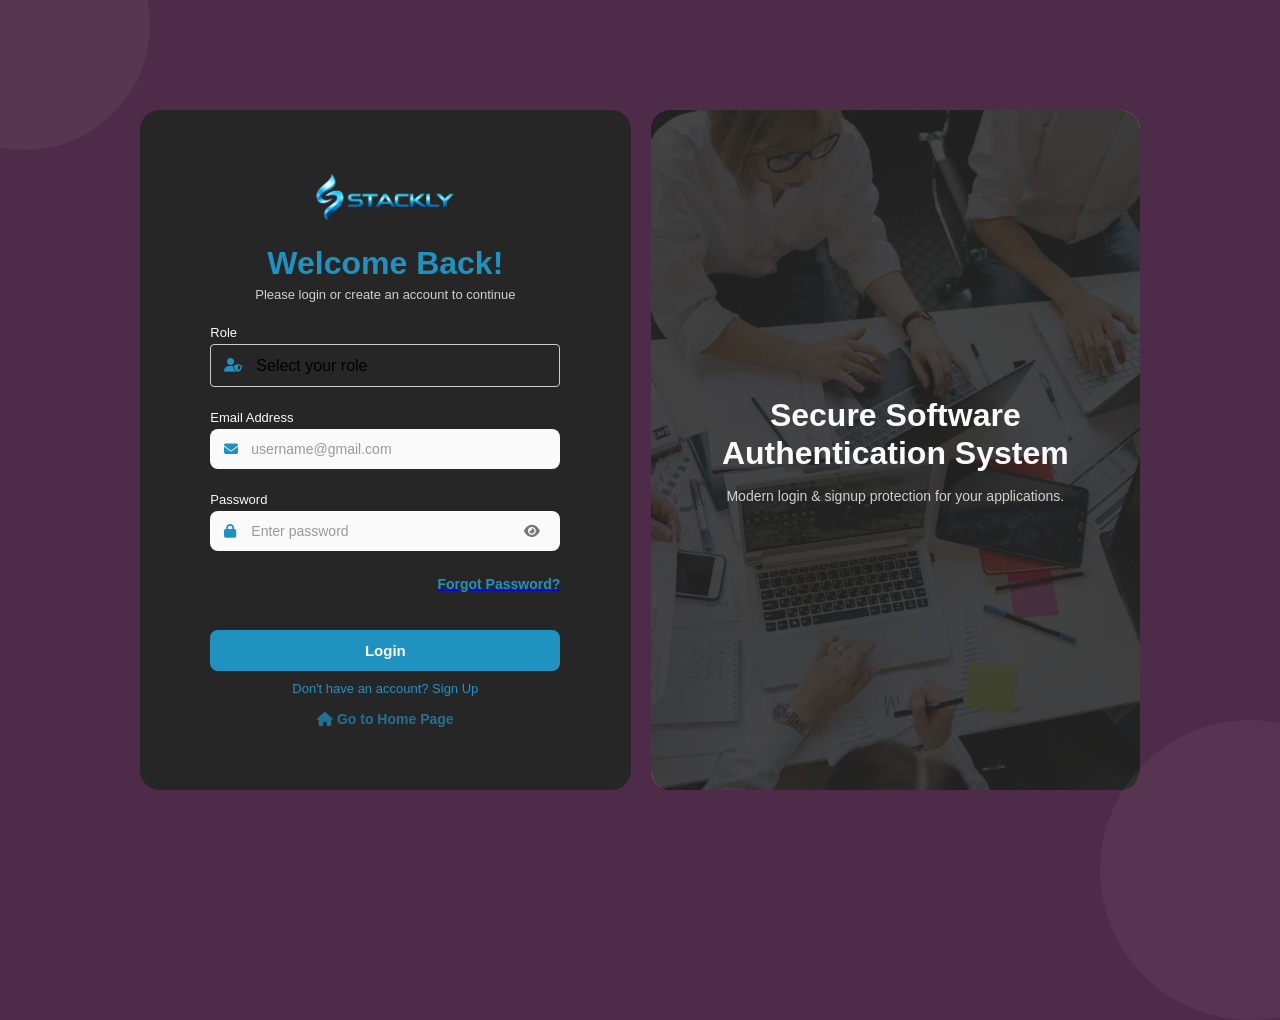
<file: signup.html>
<!DOCTYPE html>
<html lang="en">

<head>
    <meta charset="UTF-8">
    <title>Authentication</title>
    <meta name="viewport" content="width=device-width, initial-scale=1.0">

    <link rel="icon" href="./logo.webp">
    <link rel="stylesheet" href="https://cdnjs.cloudflare.com/ajax/libs/font-awesome/6.5.0/css/all.min.css">
    <link href="https://unpkg.com/aos@2.3.4/dist/aos.css" rel="stylesheet">
    <link rel="stylesheet" href="signup.css">

    <style>
        /* ==========================================================================
           BRAND LOGO STYLING WITH INTERACTIVE HOVER GLOW
           ========================================================================== */
        .form-logo-container {
            text-align: center;
            margin-bottom: 20px;
        }

        .form-logo {
            width: 140px;
            display: inline-block;
            transition: all 0.3s ease-in-out;
            border-radius: 8px;
            
            /* Clean orange color state filter by default */
            filter: drop-shadow(0px 0px 0px transparent);
        }

        /* Hover State: Changes to solid blue blur/glow with no background jumping */
        .form-logo:hover {
            transform: scale(1) !important; 
            filter: drop-shadow(0 0 12px rgba(0, 123, 255, 0.85)) !important;
        }

        /* Embedded layout style adjustments to support your inputs */
        .input-group select {
            width: 100%;
            padding: 12px 12px 12px 45px;
            background: transparent;
            border: 1px solid #ccc;
            outline: none;
            font-size: 16px;
            color: inherit;
            border-radius: 4px;
            appearance: none; /* Removes native arrow */
            -webkit-appearance: none;
        }
        .input-group {
            position: relative;
            display: flex;
            align-items: center;
            margin-bottom: 15px;
        }
        .input-group i.fa-eye, .input-group i.fa-eye-slash {
            position: absolute;
            right: 15px;
            cursor: pointer;
            z-index: 10;
        }
        
        /* Pushes Forgot Password to the far right */
        .forgot-container {
            display: flex;
            justify-content: flex-end;
            width: 100%;
            margin-top: -5px;
            margin-bottom: 20px;
        }
        .forgot {
            cursor: pointer;
            color:  rgb(32, 146, 192);
            font-weight: 600;
            font-size: 14px;
            transition: color 0.3s ease;
        }
        .forgot:hover {
            color:  rgb(32, 146, 192);
        }

        /* The self-contained alert box inside your form container */
        .error {
            color:  rgb(32, 146, 192);
            background-color: #ffebee;
            border-left: 4px solid  rgb(32, 146, 192);
            padding: 12px 15px;
            font-size: 14px;
            font-weight: 500;
            border-radius: 4px;
            margin: 15px 0;
            text-align: left;
            line-height: 1.5;
            display: none; /* Hidden by default */
        }

        /* Instantly reveals the alert box when text content is injected */
        .error:not(:empty) {
            display: block !important;
        }

        /* Password requirements description text */
        .password-hint {
            font-size: 12px;
            color: #777;
            margin-top: -10px;
            margin-bottom: 15px;
            display: block;
            line-height: 1.4;
        }

        .btn-home-link {
            display: block;
            text-align: center;
            margin-top: 15px;
            color:  rgb(32, 146, 192);
            text-decoration: none;
            font-weight: 600;
            font-size: 14px;
            transition: color 0.3s ease;
        }
        .btn-home-link:hover {
            color:  rgb(32, 146, 192);
        }

        /* State management classes to show/hide sections cleanly */
        .signup, .forgot-section {
            display: none;
        }
    </style>
</head>

<body>

    <div class="container">

        <div class="left" data-aos="fade-up">

            <div class="form-box">
                
                <!-- NEW LOGO CONTAINER LINKED TO HOME PAGE -->
                <div class="form-logo-container">
                    <a href="index.html">
                        <img src="./logo.webp" alt="IT Solutions Logo" class="form-logo">
                    </a>
                </div>

                <div class="common-text">
                    <h2 id="formHeading">Welcome Back!</h2>
                    <p id="formSubheading">Please login or create an account to continue</p>
                </div>

                <div class="login" id="loginSection">
                    <form id="loginForm">

                        <label>Role</label>
                        <div class="input-group">
                            <i class="fa-solid fa-user-shield"></i>
                            <select id="loginRole" required>
                                <option value="" disabled selected>Select your role</option>
                                <option value="admin">Admin</option>
                                <option value="client">Client</option>
                            </select>
                        </div>

                        <label>Email Address</label>
                        <div class="input-group">
                            <i class="fa-solid fa-envelope"></i>
                            <input type="email" id="loginEmail" placeholder="username@gmail.com" 
                                   pattern="[a-zA-Z0-9._%+-]+@gmail\.com$" 
                                   title="Only @gmail.com accounts are allowed." required>
                        </div>

                        <label>Password</label>
                        <div class="input-group">
                            <i class="fa-solid fa-lock"></i>
                            <input type="password" id="loginPassword" class="password-field" placeholder="Enter password" 
                                   pattern="(?=.*[a-z])(?=.*[A-Z])(?=.*[0-9])(?=.*[!@#$%^&*_=+-]).{8,}" required> 
                            <i class="fa-solid fa-eye toggle-password"></i>
                        </div>
                        <span class="password-hint"></span>

                        <div class="forgot-container">
                          <a href="./error.html">
                            <div class="forgot" onclick="redirectTo404()">Forgot Password?</div>
                          </a>
                        </div>
                        
                        <div class="error" id="loginError"></div>

                        <button type="submit">Login</button>
                    </form>

                    <div class="switch" onclick="showSignup()">Don't have an account? Sign Up</div>
                    <a href="index.html" class="btn-home-link"><i class="fa-solid fa-house"></i> Go to Home Page</a>
                </div>

                <div class="signup" id="signupSection">
                    <form id="signupForm">

                        <label>Name</label>
                        <div class="input-group">
                            <i class="fa-solid fa-user"></i>
                            <input type="text" id="signupFirstName" placeholder="Enter first name" 
                                   pattern="[A-Za-z]+" title="Only alphabets are allowed. No numbers or symbols." required>
                        </div>

                        <label>Last Name</label>
                        <div class="input-group">
                            <i class="fa-solid fa-user"></i>
                            <input type="text" id="signupLastName" placeholder="Enter last name" 
                                   pattern="[A-Za-z]+" title="Only alphabets are allowed. No numbers or symbols." required>
                        </div>

                        <label>Role</label>
                        <div class="input-group">
                            <i class="fa-solid fa-user-shield"></i>
                            <select id="signupRole" required>
                                <option value="" disabled selected>Select your role</option>
                                <option value="admin">Admin</option>
                                <option value="client">Client</option>
                            </select>
                        </div>

                        <label>Email Address</label>
                        <div class="input-group">
                            <i class="fa-solid fa-envelope"></i>
                            <input type="email" id="signupEmail" placeholder="username@gmail.com" 
                                   pattern="[a-zA-Z0-9._%+-]+@gmail\.com$" 
                                   title="Only @gmail.com accounts are allowed." required>
                        </div>

                        <label>Password</label>
                        <div class="input-group">
                            <i class="fa-solid fa-lock"></i>
                            <input type="password" id="signupPassword" class="password-field" placeholder="Create password" 
                                   pattern="(?=.*[a-z])(?=.*[A-Z])(?=.*[0-9])(?=.*[!@#$%^&*_=+-]).{8,}" required> 
                            <i class="fa-solid fa-eye toggle-password"></i>
                        </div>
                        <span class="password-hint"></span>

                        <label>Confirm Password</label>
                        <div class="input-group">
                            <i class="fa-solid fa-lock"></i>
                            <input type="password" id="signupConfirmPassword" class="password-field" placeholder="Confirm password" required> 
                            <i class="fa-solid fa-eye toggle-password"></i>
                        </div>

                        <div class="error" id="signupError"></div>

                        <button type="submit">Sign Up</button>
                    </form>

                    <div class="switch" onclick="showLogin()">Already have an account? Login</div>
                    <a href="index.html" class="btn-home-link"><i class="fa-solid fa-house"></i> Go to Home Page</a>
                </div>

            </div>
        </div>

        <div class="right" data-aos="fade-down">
            <div class="overlay-content">
                <h2 data-aos="zoom-in">Secure Software Authentication System</h2>
                <p>Modern login & signup protection for your applications.</p>
            </div>
        </div>

    </div>

    <script src="https://unpkg.com/aos@2.3.4/dist/aos.js"></script>
    <script>
        AOS.init({
            duration: 900,
            easing: 'ease-in-out',
            once: true,
        });

        // Toggle Form Visibility
        function showSignup() {
            document.getElementById('loginSection').style.display = 'none';
            document.getElementById('signupSection').style.display = 'block';
            document.getElementById('formHeading').innerText = 'Create Account';
            document.getElementById('formSubheading').innerText = 'Join us by filling out your information details';
            
            // Clean dynamic alert boxes on view switch
            document.getElementById('signupError').innerText = "";
            document.getElementById('loginError').innerText = "";
        }

        function showLogin() {
            document.getElementById('signupSection').style.display = 'none';
            document.getElementById('loginSection').style.display = 'block';
            document.getElementById('formHeading').innerText = 'Welcome Back!';
            document.getElementById('formSubheading').innerText = 'Please login or create an account to continue';
            
            // Clean dynamic alert boxes on view switch
            document.getElementById('loginError').innerText = "";
            document.getElementById('signupError').innerText = "";
        }

        // Direct Forgot Password click handler to 404 error template
        function redirectTo404() {
            window.location.href = '404.html';
        }

        // Global Password Visibility Eye Toggle Handler
        document.querySelectorAll('.toggle-password').forEach(toggleIcon => {
            toggleIcon.addEventListener('click', function() {
                const passwordInput = this.parentElement.querySelector('.password-field');
                
                if (passwordInput.type === 'password') {
                    passwordInput.type = 'text';
                    this.classList.remove('fa-eye');
                    this.classList.add('fa-eye-slash');
                } else {
                    passwordInput.type = 'password';
                    this.classList.remove('fa-eye-slash');
                    this.classList.add('fa-eye');
                }
            });
        });

        // Login Routing & Form Constraints Validation
        document.getElementById('loginForm').addEventListener('submit', function(e) {
            const errorDiv = document.getElementById('loginError');
            errorDiv.innerText = ""; // Clear active warnings inside the alert box

            const userEmail = document.getElementById('loginEmail').value;
            const selectedRole = document.getElementById('loginRole').value;
            const password = document.getElementById('loginPassword').value;

            // 1. Strict Email Match Rule
            if (!userEmail.endsWith('@gmail.com')) {
                e.preventDefault();
                errorDiv.innerText = "Access Denied: Only valid @gmail.com email accounts can log in.";
                return;
            }

            // 2. Strong Password Complexity Match Rule
            const strongPasswordRegex = /(?=.*[a-z])(?=.*[A-Z])(?=.*[0-9])(?=.*[!@#$%^&*_=+-]).{8,}/;
            if (!strongPasswordRegex.test(password)) {
                e.preventDefault();
                errorDiv.innerText = "Incorrect Pattern: Passwords must be 8+ characters with an uppercase letter, a lowercase letter, a number, and a special symbol.";
                return;
            }

            if (!selectedRole) {
                e.preventDefault();
                errorDiv.innerText = "Please select an access control role level.";
                return;
            }

            e.preventDefault();
            localStorage.setItem('currentUserEmail', userEmail);

            if (selectedRole === 'admin') {
                window.location.href = './admin.html'; 
            } else if (selectedRole === 'client') {
                window.location.href = 'client.html'; 
            }
        });

        // Signup Routing & Form Constraints Validation
        document.getElementById('signupForm').addEventListener('submit', function(e) {
            const errorDiv = document.getElementById('signupError');
            errorDiv.innerText = ""; // Clear active warnings inside the alert box

            const firstName = document.getElementById('signupFirstName').value;
            const lastName = document.getElementById('signupLastName').value;
            const userEmail = document.getElementById('signupEmail').value;
            const password = document.getElementById('signupPassword').value;
            const confirmPassword = document.getElementById('signupConfirmPassword').value;

            // 1. Check Name fields for Alphabets Only
            const alphaRegex = /^[A-Za-z]+$/;
            if (!alphaRegex.test(firstName) || !alphaRegex.test(lastName)) {
                e.preventDefault();
                errorDiv.innerText = "Invalid Name: First and Last name inputs can only contain alphabetical letters.";
                return;
            }

            // 2. Strict Email Match Rule
            if (!userEmail.endsWith('@gmail.com')) {
                e.preventDefault();
                errorDiv.innerText = "Access Denied: You must register with a valid @gmail.com email address.";
                return;
            }

            // 3. Password Complexity Rule
            const strongPasswordRegex = /(?=.*[a-z])(?=.*[A-Z])(?=.*[0-9])(?=.*[!@#$%^&*_=+-]).{8,}/;
            if (!strongPasswordRegex.test(password)) {
                e.preventDefault();
                errorDiv.innerText = "Weak Password: Must be 8+ characters with 1 uppercase, 1 lowercase, 1 number, and 1 special symbol.";
                return;
            }

            // 4. Verify Password Fields Match
            if (password !== confirmPassword) {
                e.preventDefault();
                errorDiv.innerText = "Verification mismatch: Password confirmation field does not match.";
                return;
            }

            e.preventDefault();
            
            // Save verified information data records to storage memory
            localStorage.setItem('currentUser', firstName);
            localStorage.setItem('currentUserEmail', userEmail);

            // Pop up notice alert, reset forms, and display the login interface container box
            alert("Account verified and created successfully! Please log in.");
            showLogin();
            
            document.getElementById('loginEmail').value = userEmail;
            document.getElementById('signupForm').reset();
        });
    </script>
</body>
</html>
</file>
<file: signup.css>
* {
    margin: 0;
    padding: 0;
    box-sizing: border-box;
    font-family: Arial, sans-serif;
}

:root {
    --violet: rgb(78, 43, 73);
    --orange:  rgb(32, 146, 192);
    --sky: rgb(6, 84, 88);
    --white: rgb(250, 250, 250);
    --black: rgb(38, 38, 38);
}

/* BODY BACKGROUND */
body {
    min-height: 100vh;
    display: flex;
    justify-content: center;
    align-items: center;
    background: var(--violet);
    padding: 30px 20px;
    overflow-y: auto; /* Clean page scrolling instead of cramped box scrolling */
    
}

/* Floating bubbles */
body::before,
body::after {
    content: "";
    position: absolute;
    border-radius: 50%;
    background: var(--white);
    opacity: 0.05;
    animation: float 12s infinite alternate ease-in-out;
    pointer-events: none;
}

body::before {
    width: 250px;
    height: 250px;
    top: -100px;
    left: -100px;
}

body::after {
    width: 300px;
    height: 300px;
    bottom: -120px;
    right: -120px;
}

@keyframes float {
    from { transform: translateY(0); }
    to { transform: translateY(40px); }
}

/* CONTAINER */
.container {
    width: 100%;
    max-width: 1000px;
    min-height: 680px; /* Let it scale dynamically instead of freezing at a strict height */
    display: flex;
    gap: 20px;
    align-items: stretch;
}

/* LEFT PANEL (The Dark Form Box) */
.left {
    width: 50%;
    background: var(--black);
    border-radius: 20px;
    padding: 30px; /* Reduced slightly to give form inputs maximum breathing room */
    display: flex;
    align-items: center;
    justify-content: center;
}

.form-box {
    width: 100%;
    max-width: 350px;
}

/* COMMON TEXT FIXES (De-congests the top header area) */
.common-text {
    text-align: center;
    margin-bottom: 15px; /* Tighter margin so form elements can sit higher */
}

.common-text h2 {
    color: var(--orange);
    font-size: 32px; /* Scaled down slightly from 40px so it feels less aggressive */
    margin-bottom: 5px;
}

.common-text p {
    color: var(--white);
    font-size: 13px;
    opacity: 0.8;
}

/* FORM ELEMENTS */
form {
    display: flex;
    flex-direction: column;
}

label {
    color: var(--white);
    margin: 8px 0 4px; /* Optimized spacing to keep elements compact but readable */
    font-size: 13px;
    font-weight: 500;
}

.input-group {
    position: relative;
    display: flex;
    align-items: center;
    width: 100%;

}

/* Inputs & Dropdowns */
.input-group input,
.input-group select {
    width: 100%;
    padding: 11px 40px; /* Perfectly balanced internal text padding */
    border-radius: 8px;
    border: 1px solid transparent;
    outline: none;
    font-size: 14px;
    background-color: var(--white);
    color: #333;
    transition: all 0.3s ease;
}

/* Placeholder adjustments for consistency */
.input-group input::placeholder {
    color: #999;
}

/* Custom Dropdown Arrow Fixes */
.input-group select {
    appearance: none;
    -webkit-appearance: none;
    -moz-appearance: none;
    cursor: pointer;
}

/* Left side prefix icons */
.input-group i:not(.toggle-password) {
    position: absolute;
    left: 14px;
    top: 50%;
    transform: translateY(-50%);
    color: var(--orange);
    z-index: 5;
    pointer-events: none;
    font-size: 14px;
}

/* Eye Toggle Icon Styling alignment fix */
.toggle-password {
    position: absolute;
    right: 14px;
    top: 50%;
    transform: translateY(-50%);
    cursor: pointer;
    color: #777777;
    z-index: 10;
    font-size: 14px;
    padding: 5px; /* Increases clickable tap target zone */
    transition: color 0.2s ease;
}

.toggle-password:hover {
    color: var(--orange);
}

/* SUBMIT BUTTON */
button {
    margin-top: 18px;
    padding: 12px;
    background: var(--orange);
    color: var(--white);
    border: none;
    border-radius: 8px;
    cursor: pointer;
    font-weight: 600;
    font-size: 15px;
    transition: background 0.3s ease, transform 0.1s ease;
}

button:hover {
    background: var(--sky);
}

button:active {
    transform: scale(0.98);
}

/* BOTOM TEXT LINKS */
.switch,
.forgot {
    color: var(--orange);
    margin-top: 10px;
    cursor: pointer;
    font-size: 13px;
    text-align: center;
    text-decoration: none;
    transition: color 0.2s ease;
}

.switch:hover,
.forgot:hover {
    color:  rgb(32, 146, 192);
    text-decoration: underline;
}

/* Home Navigation Link Button styling */
.btn-home-link {
    display: block;
    text-align: center;
    margin-top: 12px;
    color: var(--white);
    text-decoration: none;
    font-size: 13px;
    opacity: 0.7;
    transition: opacity 0.2s ease, color 0.2s ease;
}

.btn-home-link:hover {
    opacity: 1;
    color: var(--orange);
}

.error {
    color:  rgb(32, 146, 192);
    font-size: 12px;
    margin-top: 4px;
    text-align: center;
}

/* RIGHT SPLIT PANEL (Image Wrapper) */
.right {
    width: 50%;
    border-radius: 20px;
    background: url("./analytics.webp") center/cover no-repeat;
    position: relative;
    overflow: hidden;
}

.right::before {
    content: "";
    position: absolute;
    inset: 0;
    background: rgba(38, 38, 38, 0.85);
}

.overlay-content {
    position: absolute;
    top: 50%;
    left: 50%;
    transform: translate(-50%, -50%);
    text-align: center;
    color: var(--white);
    z-index: 2;
    width: 100%;
    padding: 30px;
}

.overlay-content h2 {
    margin-bottom: 15px;
    font-size: 32px;
    line-height: 1.2;
}

.overlay-content p {
    font-size: 14px;
    opacity: 0.8;
}

/* Hide inactive panels */
.signup,
.forgot-section {
    display: none;
}

/* ==========================================================
   PERFECT RESPONSIVE MOBILE & TABLET LAYOUT BREAKPOINT
   ========================================================== */
@media (max-width: 850px) {
    .container {
        flex-direction: column; /* Stack the forms vertically on smaller devices */
        height: auto;
        min-height: auto;
    }

    .left,
    .right {
        width: 100%;
        height: auto;
    }

    .left {
        padding: 40px 20px; /* Comfortable mobile padding alignment */
    }

    /* Completely hide or scale down the banner overlay on phones to prioritize entry form */
    .right {
        min-height: 200px;
    }

    .overlay-content {
        padding: 20px;
    }

    .overlay-content h2 {
        font-size: 22px;
    }
}
</file>
